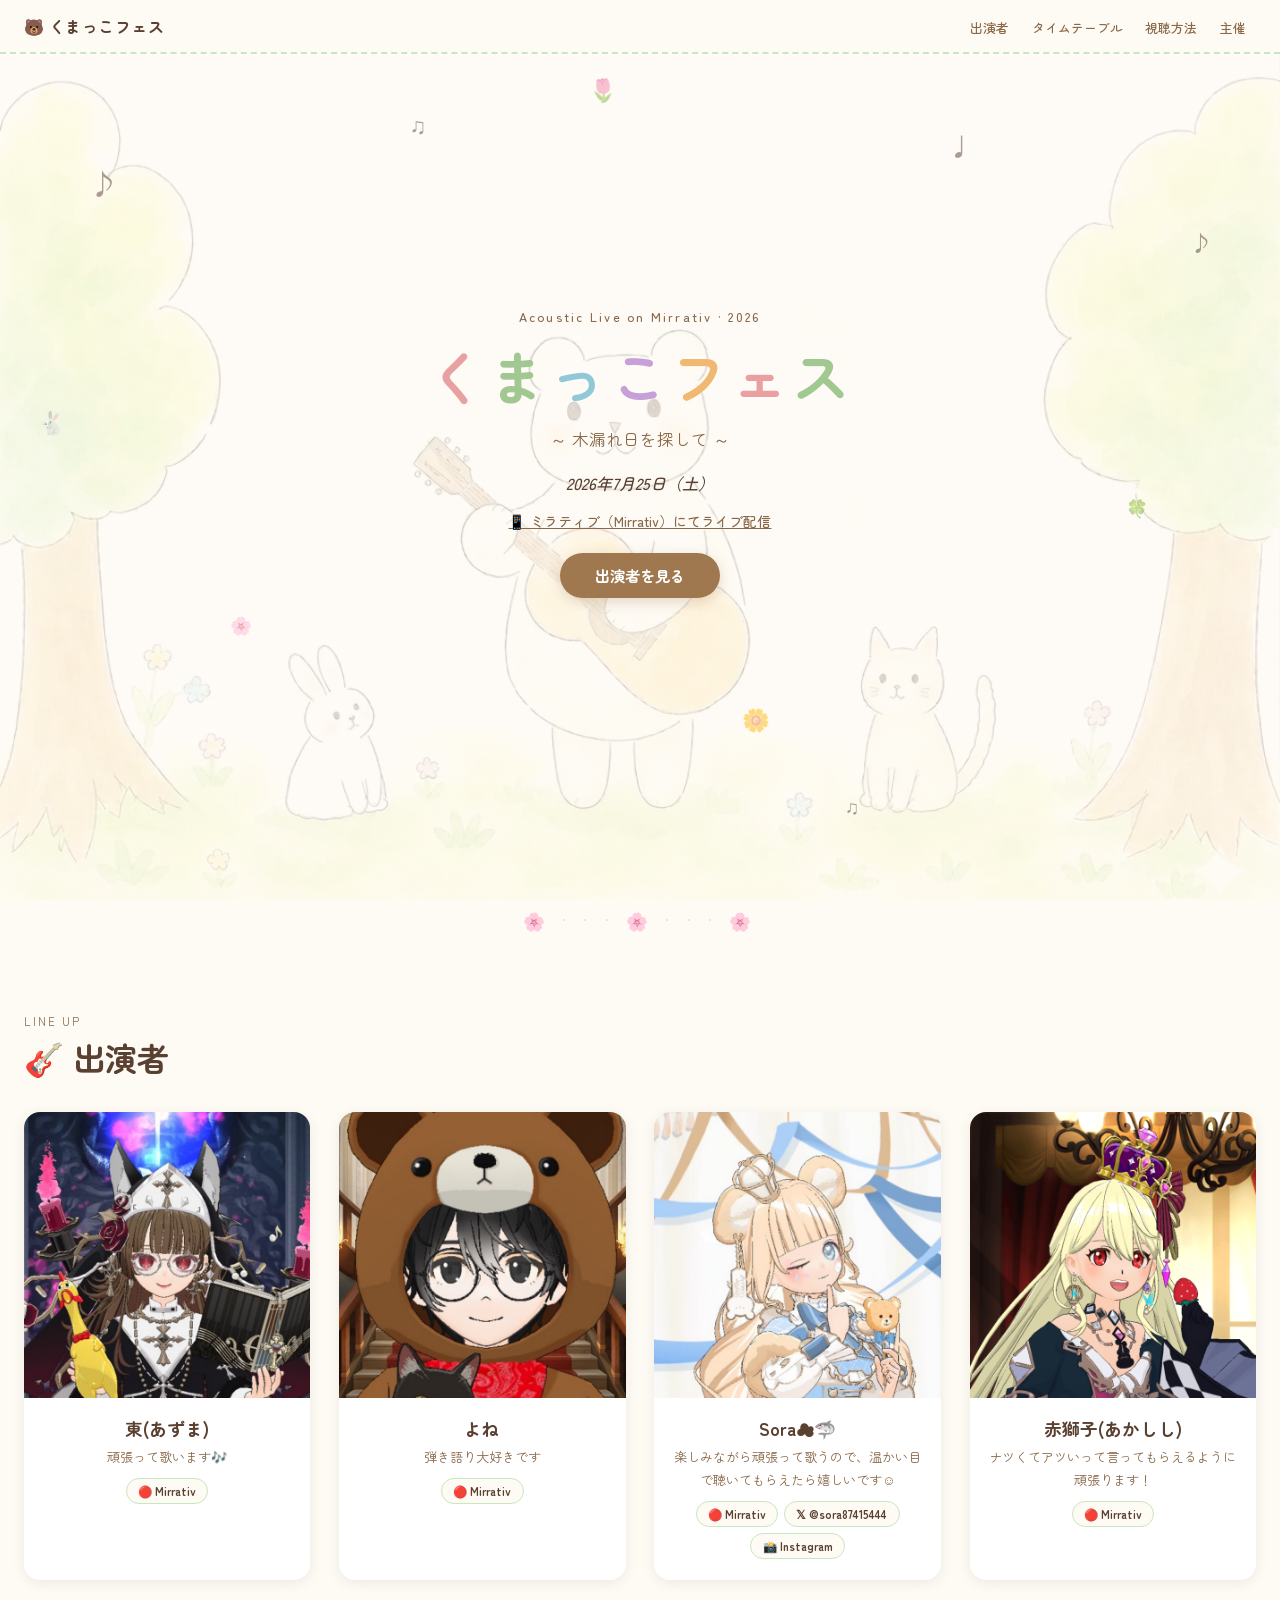
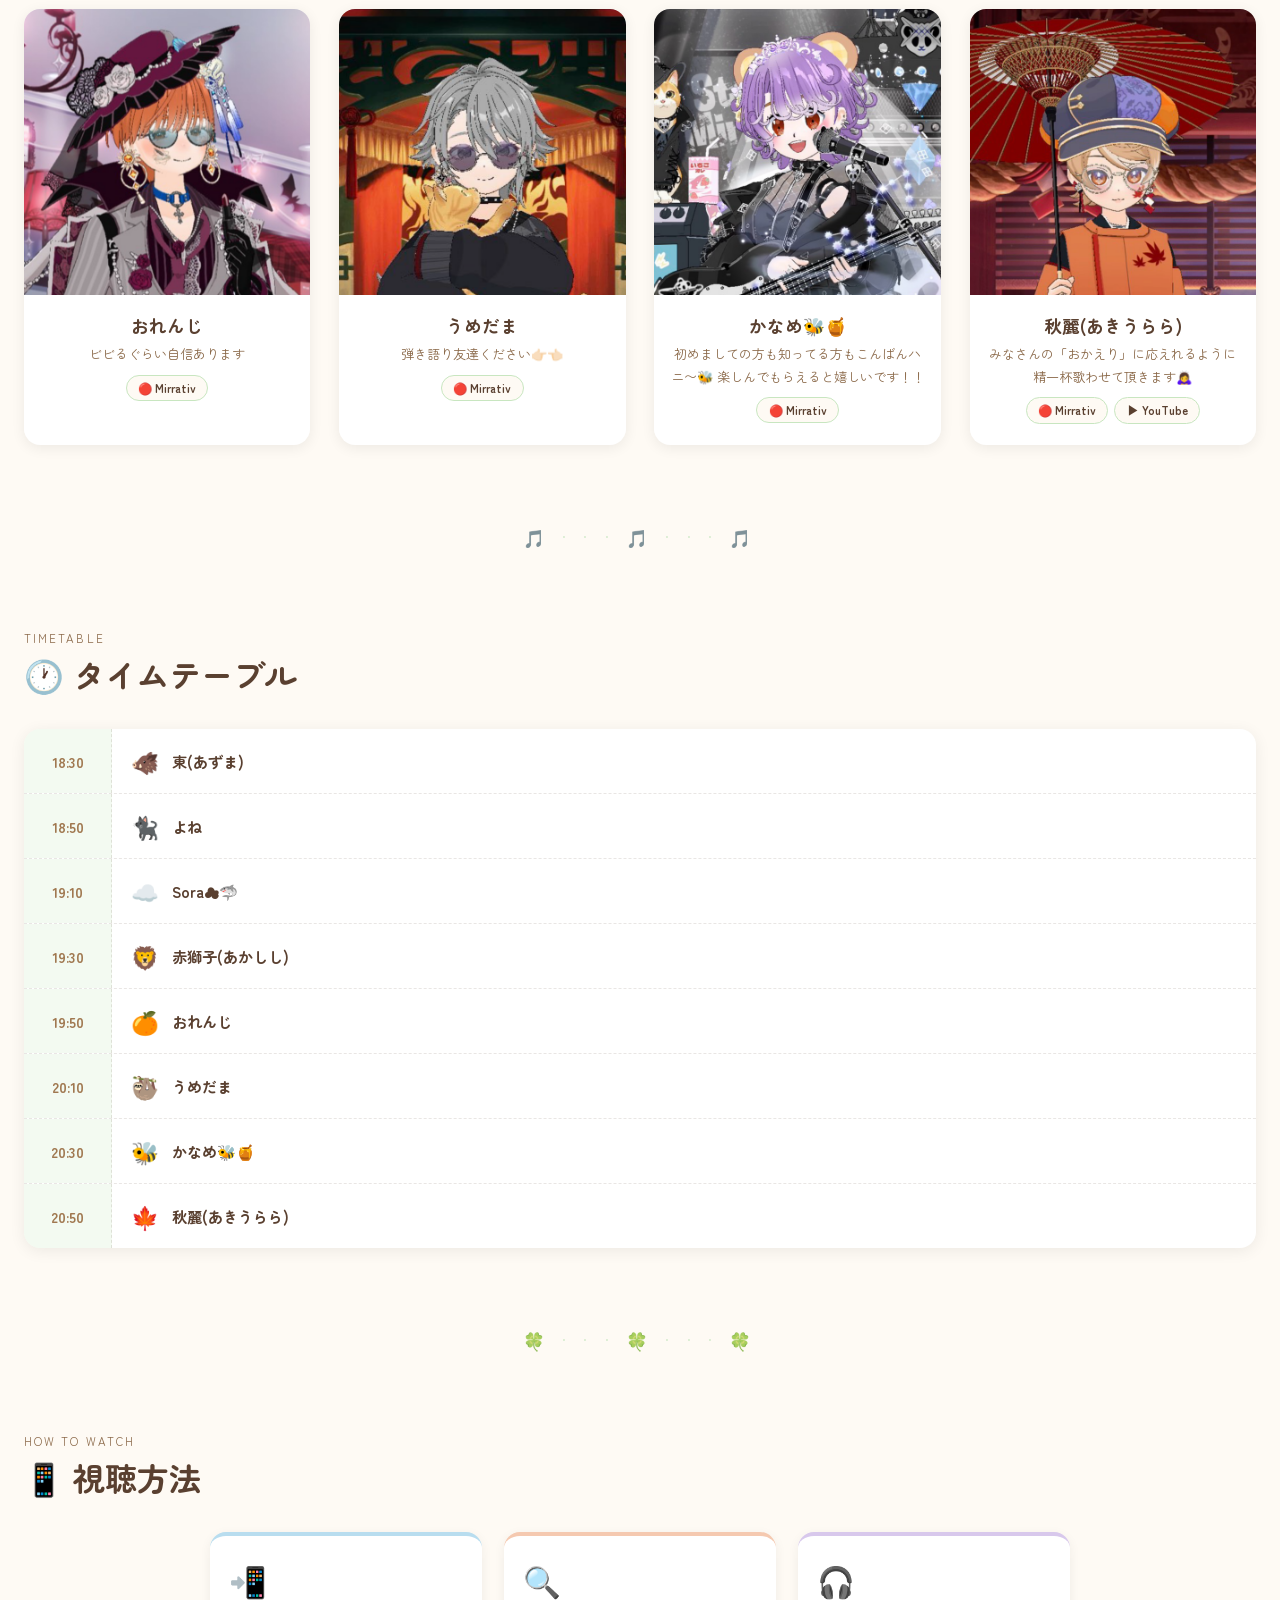
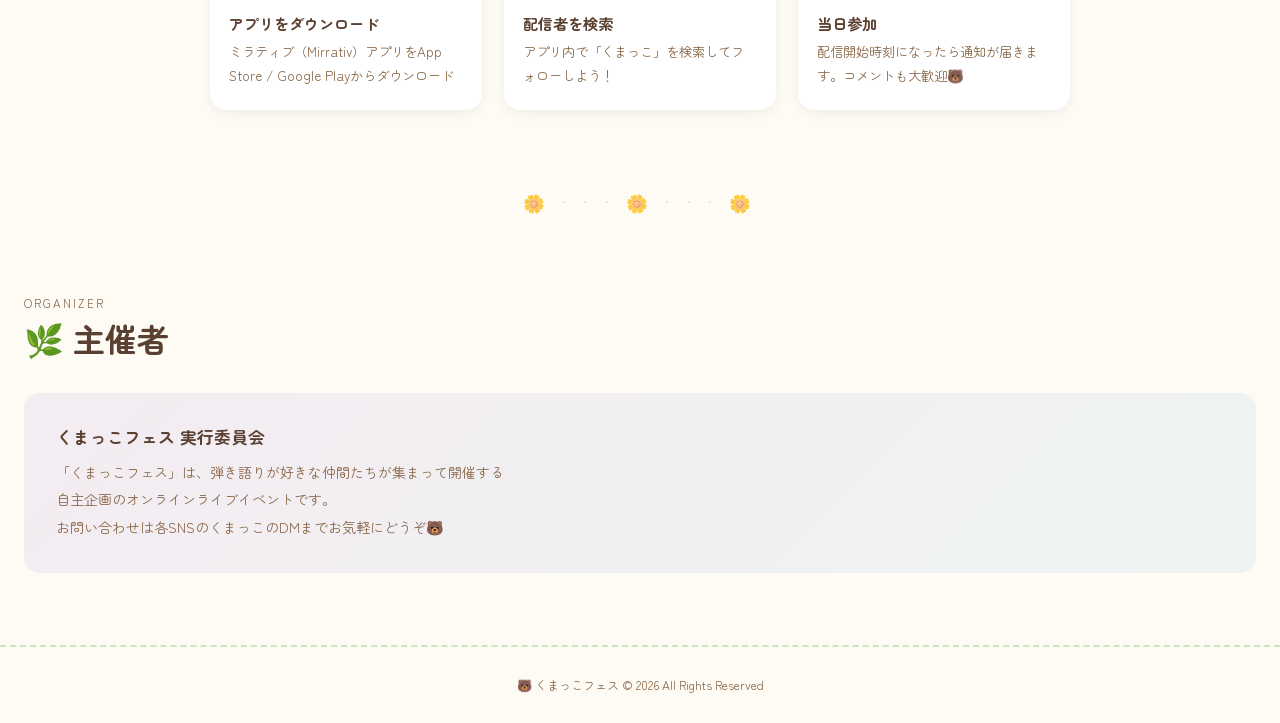
<file: index.html>
<!DOCTYPE html>
<html lang="ja">
<head>
  <meta charset="UTF-8">
  <meta name="viewport" content="width=device-width, initial-scale=1.0">
  <title>くまっこフェス</title>
  <meta name="description" content="2026年7月25日（土）開催!アコースティックギター弾き語りのオンラインライブイベント「くまっこフェス」。ミラティブにて18:30より配信。東・よね・Sora・赤獅子・おれんじ・うめだま・かなめ・秋麗が出演。">
  <meta name="keywords" content="くまっこフェス,くまっこ,弾き語り,アコースティック,ミラティブ,Mirrativ,オンラインライブ,2026">

  <!-- OGP（SNSでシェアしたときのカード表示） -->
  <meta property="og:title" content="くまっこフェス">
  <meta property="og:description" content="2026年7月25日（土）18:30〜 ミラティブにてアコースティック弾き語りライブ配信イベント開催！">
  <meta property="og:type" content="website">
  <meta property="og:image" content="image/image1.png">
  <meta name="twitter:card" content="summary_large_image">
  <meta name="twitter:title" content="くまっこフェス">
  <meta name="twitter:description" content="2026年7月25日（土）18:30〜 ミラティブにてアコースティック弾き語りライブ配信イベント開催！">
  <meta name="twitter:image" content="image/image1.png">

  <link rel="icon" href="data:image/svg+xml,<svg xmlns='http://www.w3.org/2000/svg' viewBox='0 0 100 100'><text y='.9em' font-size='90'>🐻</text></svg>">
  <link rel="preconnect" href="https://fonts.googleapis.com">
  <link href="https://fonts.googleapis.com/css2?family=Zen+Maru+Gothic:wght@400;500;700&display=swap" rel="stylesheet">
  <link rel="stylesheet" href="style.css">
</head>
<body>

<nav>
  <div class="nav-logo">🐻 くまっこフェス</div>
  <button class="nav-hamburger" id="navToggle" aria-label="メニューを開く" aria-expanded="false">
    <span></span><span></span><span></span>
  </button>
  <ul class="nav-links" id="navLinks">
    <li><a href="#artists" class="nav-close">出演者</a></li>
    <li><a href="#timetable" class="nav-close">タイムテーブル</a></li>
    <li><a href="#access" class="nav-close">視聴方法</a></li>
    <li><a href="#organizer" class="nav-close">主催</a></li>
  </ul>
</nav>
<script>
  const toggle = document.getElementById('navToggle');
  const links  = document.getElementById('navLinks');
  toggle.addEventListener('click', () => {
    const open = links.classList.toggle('open');
    toggle.classList.toggle('open', open);
    toggle.setAttribute('aria-expanded', open);
  });
  document.querySelectorAll('.nav-close').forEach(a => {
    a.addEventListener('click', () => {
      links.classList.remove('open');
      toggle.classList.remove('open');
      toggle.setAttribute('aria-expanded', false);
    });
  });
</script>

<div class="hero">
  <div class="hero-floaties">
    <span class="floaty">♪</span><span class="floaty">🌸</span>
    <span class="floaty">♫</span><span class="floaty">🌼</span>
    <span class="floaty">♩</span><span class="floaty">🍀</span>
    <span class="floaty">♪</span><span class="floaty">🌷</span>
    <span class="floaty">♫</span><span class="floaty">🐇</span>
  </div>
  <div class="hero-inner">
    <span class="hero-eyebrow">Acoustic Live on Mirrativ · 2026</span>

    <h1 class="hero-title">
      <span class="c1">く</span><span class="c2">ま</span><span class="c3">っ</span><span class="c4">こ</span><span class="c5">フ</span><span class="c6">ェ</span><span class="c7">ス</span>
    </h1>

    <p class="hero-desc">～ 木漏れ日を探して ～</p>

    <p class="hero-date"><em>2026年7月25日（土）</em></p>

    <a href="https://mirrativ.com" target="_blank" rel="noopener" class="hero-platform">📱 ミラティブ（Mirrativ）にてライブ配信</a>

    <a href="#artists" class="hero-cta">出演者を見る</a>
  </div>
</div>

<div class="divider">🌸 · · · 🌸 · · · 🌸</div>

<section class="section" id="artists">
  <span class="section-label">Line Up</span>
  <h2 class="section-title">🎸 出演者</h2>
  <div class="artists-grid">

    <div class="artist-card">
      <img src="image/image3.png" alt="東">
      <div class="artist-card-body">
        <h3>東(あずま)</h3>
        <p>頑張って歌います🎶</p>
        <div class="artist-sns">
          <a href="https://mirrativ.com/user/102219431" target="_blank" rel="noopener" class="artist-sns-btn">🔴 Mirrativ</a>
        </div>
      </div>
    </div>

    <div class="artist-card">
      <img src="image/image4.png" alt="よね">
      <div class="artist-card-body">
        <h3>よね</h3>
        <p>弾き語り大好きです</p>
        <div class="artist-sns">
          <a href="https://mirrativ.com/user/101156910" target="_blank" rel="noopener" class="artist-sns-btn">🔴 Mirrativ</a>
        </div>
      </div>
    </div>

    <div class="artist-card">
      <img src="image/image5.png" alt="Sora">
      <div class="artist-card-body">
        <h3>Sora☁🦈</h3>
        <p>楽しみながら頑張って歌うので、温かい目で聴いてもらえたら嬉しいです☺️</p>
        <div class="artist-sns">
          <a href="https://mirrativ.com/user/8584113" target="_blank" rel="noopener" class="artist-sns-btn">🔴 Mirrativ</a>
          <a href="https://x.com/sora87415444?s=11&t=yZ4ReIHykWUh_qKAVTOBlQ" target="_blank" rel="noopener" class="artist-sns-btn">𝕏 @sora87415444</a>
          <a href="https://www.instagram.com/sora__guitar?igsh=NDF0MnJ6eXdzMDRj&utm_source=qr" target="_blank" rel="noopener" class="artist-sns-btn">📸 Instagram</a>
        </div>
      </div>
    </div>

    <div class="artist-card">
      <img src="image/image6.png" alt="赤獅子">
      <div class="artist-card-body">
        <h3>赤獅子(あかしし)</h3>
        <p>ナツくてアツいって言ってもらえるように頑張ります！</p>
        <div class="artist-sns">
          <a href="https://mirrativ.com/user/101083496" target="_blank" rel="noopener" class="artist-sns-btn">🔴 Mirrativ</a>
        </div>
      </div>
    </div>

    <div class="artist-card">
      <img src="image/image7.png" alt="おれんじ">
      <div class="artist-card-body">
        <h3>おれんじ</h3>
        <p>ビビるぐらい自信あります</p>
        <div class="artist-sns">
          <a href="https://mirrativ.com/user/152184566" target="_blank" rel="noopener" class="artist-sns-btn">🔴 Mirrativ</a>
        </div>
      </div>
    </div>

    <div class="artist-card">
      <img src="image/image8.png" alt="うめだま">
      <div class="artist-card-body">
        <h3>うめだま</h3>
        <p>弾き語り友達ください👉🏻👈🏻</p>
        <div class="artist-sns">
          <a href="https://mirrativ.com/user/136022039" target="_blank" rel="noopener" class="artist-sns-btn">🔴 Mirrativ</a>
        </div>
      </div>
    </div>

    <div class="artist-card">
      <img src="image/image9.png" alt="かなめ">
      <div class="artist-card-body">
        <h3>かなめ🐝🍯</h3>
        <p>初めましての方も知ってる方もこんばんハニ〜🐝 楽しんでもらえると嬉しいです！！</p>
        <div class="artist-sns">
          <a href="https://mirrativ.com/user/1976051" target="_blank" rel="noopener" class="artist-sns-btn">🔴 Mirrativ</a>
        </div>
      </div>
    </div>

    <div class="artist-card">
      <img src="image/image10.png" alt="秋麗">
      <div class="artist-card-body">
        <h3>秋麗(あきうらら)</h3>
        <p>みなさんの「おかえり」に応えれるように 精一杯歌わせて頂きます🙇‍♀️</p>
        <div class="artist-sns">
          <a href="https://mirrativ.com/user/105536113" target="_blank" rel="noopener" class="artist-sns-btn">🔴 Mirrativ</a>
          <a href="https://youtube.com/@akiulara_ssw?si=vYc-ff33bAd-PZQn" target="_blank" rel="noopener" class="artist-sns-btn">▶ YouTube</a>
        </div>
      </div>
    </div>

  </div>
</section>

<div class="divider">🎵 · · · 🎵 · · · 🎵</div>

<section class="section" id="timetable">
  <span class="section-label">Timetable</span>
  <h2 class="section-title">🕐 タイムテーブル</h2>
  <div class="timetable">
    <div class="tt-row">
      <div class="tt-time">18:30</div>
      <div class="tt-body">
        <span class="tt-icon">🐗</span>
        <div><div class="tt-name">東(あずま)</div></div>
      </div>
    </div>
    <div class="tt-row">
      <div class="tt-time">18:50</div>
      <div class="tt-body">
        <span class="tt-icon">🐈‍⬛</span>
        <div><div class="tt-name">よね</div></div>
      </div>
    </div>
    <div class="tt-row">
      <div class="tt-time">19:10</div>
      <div class="tt-body">
        <span class="tt-icon">☁️</span>
        <div><div class="tt-name">Sora☁🦈</div></div>
      </div>
    </div>
    <div class="tt-row">
      <div class="tt-time">19:30</div>
      <div class="tt-body">
        <span class="tt-icon">🦁</span>
        <div><div class="tt-name">赤獅子(あかしし)</div></div>
      </div>
    </div>
    <div class="tt-row">
      <div class="tt-time">19:50</div>
      <div class="tt-body">
        <span class="tt-icon">🍊</span>
        <div><div class="tt-name">おれんじ</div></div>
      </div>
    </div>
    <div class="tt-row">
      <div class="tt-time">20:10</div>
      <div class="tt-body">
        <span class="tt-icon">🦥</span>
        <div><div class="tt-name">うめだま</div></div>
      </div>
    </div>
    <div class="tt-row">
      <div class="tt-time">20:30</div>
      <div class="tt-body">
        <span class="tt-icon">🐝</span>
        <div><div class="tt-name">かなめ🐝🍯</div></div>
      </div>
    </div>
    <div class="tt-row">
      <div class="tt-time">20:50</div>
      <div class="tt-body">
        <span class="tt-icon">🍁</span>
        <div><div class="tt-name">秋麗(あきうらら)</div></div>
      </div>
    </div>
  </div>
</section>

<div class="divider">🍀 · · · 🍀 · · · 🍀</div>

<section class="section" id="access">
  <span class="section-label">How to Watch</span>
  <h2 class="section-title">📱 視聴方法</h2>
  <div class="access-steps">
    <div class="access-step">
      <div class="icon">📲</div>
      <h3>アプリをダウンロード</h3>
      <p>ミラティブ（Mirrativ）アプリをApp Store / Google Playからダウンロード</p>
    </div>
    <div class="access-step">
      <div class="icon">🔍</div>
      <h3>配信者を検索</h3>
      <p>アプリ内で「くまっこ」を検索してフォローしよう！</p>
    </div>
    <div class="access-step">
      <div class="icon">🎧</div>
      <h3>当日参加</h3>
      <p>配信開始時刻になったら通知が届きます。コメントも大歓迎🐻</p>
    </div>
  </div>
</section>

<div class="divider">🌼 · · · 🌼 · · · 🌼</div>

<section class="section" id="organizer">
  <span class="section-label">Organizer</span>
  <h2 class="section-title">🌿 主催者</h2>
  <div class="organizer-box">
    <h3>くまっこフェス 実行委員会</h3>
    <p>
      「くまっこフェス」は、弾き語りが好きな仲間たちが集まって開催する<br>
      自主企画のオンラインライブイベントです。<br>
      お問い合わせは各SNSのくまっこのDMまでお気軽にどうぞ🐻
    </p>
  </div>
</section>

<footer>
  <p>🐻 くまっこフェス &copy; 2026 All Rights Reserved</p>
</footer>

<!-- くまっこ フッターマスコット -->
<div class="mascot-popup" id="mascotPopup" aria-hidden="true">
  <img src="image/image2.png" alt="くまっこ" class="mascot-img">
</div>

<script>
(function() {
  const mascot = document.getElementById('mascotPopup');
  let shown = false;

  function checkBottom() {
    const scrollBottom = window.scrollY + window.innerHeight;
    const pageHeight   = document.documentElement.scrollHeight;
    if (!shown && scrollBottom >= pageHeight - 80) {
      shown = true;
      mascot.classList.add('visible');
    } else if (shown && scrollBottom < pageHeight - 200) {
      shown = false;
      mascot.classList.remove('visible');
    }
  }

  window.addEventListener('scroll', checkBottom, { passive: true });
})();
</script>

</body>
</html>
</file>
<file: style.css>
*, *::before, *::after { box-sizing: border-box; margin: 0; padding: 0; }
html { scroll-behavior: smooth; }

:root {
  --cream:    #FEFAF4;
  --green:    #C8E6C0;
  --peach:    #F5C9B0;
  --sky:      #B8DDEF;
  --lavender: #D8C8EC;
  --brown:    #A07850;
  --text:     #5A4030;
  --sub:      #8A6848;
  --white:    #ffffff;
  --r:        16px;
}

body {
  font-family: 'Zen Maru Gothic', sans-serif;
  background: var(--cream);
  color: var(--text);
  overflow-x: hidden;
}

/* NAV */
nav {
  position: fixed;
  top: 0; left: 0; right: 0;
  z-index: 100;
  background: rgba(254,250,244,0.93);
  backdrop-filter: blur(10px);
  -webkit-backdrop-filter: blur(10px);
  border-bottom: 2px dashed var(--green);
  padding: 0 1.5rem;
  height: 54px;
  display: flex;
  align-items: center;
  justify-content: space-between;
}
.nav-logo { font-weight: 700; font-size: 1rem; letter-spacing: 0.03em; }
.nav-links { display: flex; list-style: none; gap: 0.1rem; }
.nav-links a {
  text-decoration: none;
  color: var(--sub);
  font-size: 0.8rem;
  font-weight: 500;
  padding: 0.3rem 0.65rem;
  border-radius: 20px;
  transition: background 0.18s, color 0.18s;
}
.nav-links a:hover { background: var(--green); color: var(--text); }

/* HERO */
.hero {
  min-height: 100svh;
  padding-top: 54px;
  display: flex;
  flex-direction: column;
  align-items: center;
  justify-content: center;
  text-align: center;
  padding-inline: 1.5rem;
  padding-bottom: 3rem;
  position: relative;
  overflow: hidden;
  background-image: 
    linear-gradient(rgba(254, 250, 244, 0.7), rgba(254, 250, 244, 0.7)), 
    url('image/image1.png');
  background-size: cover;
  background-position: center;
  background-repeat: no-repeat;
}

.hero-floaties { position: absolute; inset: 0; pointer-events: none; overflow: hidden; }
.floaty { position: absolute; font-size: 1.4rem; opacity: 0.5; animation: float 9s ease-in-out infinite; }
.floaty:nth-child(1)  { left:  7%; top: 18%; animation-delay:0s;   font-size:1.8rem; }
.floaty:nth-child(2)  { left: 18%; top: 68%; animation-delay:1.3s; font-size:1.1rem; }
.floaty:nth-child(3)  { left: 32%; top: 12%; animation-delay:2.6s; }
.floaty:nth-child(4)  { left: 58%; top: 78%; animation-delay:0.8s; }
.floaty:nth-child(5)  { left: 74%; top: 14%; animation-delay:2.0s; font-size:1.6rem; }
.floaty:nth-child(6)  { left: 88%; top: 55%; animation-delay:3.2s; font-size:1.1rem; }
.floaty:nth-child(7)  { left: 93%; top: 25%; animation-delay:0.5s; }
.floaty:nth-child(8)  { left: 46%; top:  8%; animation-delay:1.8s; }
.floaty:nth-child(9)  { left: 66%; top: 88%; animation-delay:1.0s; font-size:1.2rem; }
.floaty:nth-child(10) { left:  3%; top: 45%; animation-delay:3.8s; }
@keyframes float {
  0%,100% { transform: translateY(0) rotate(-3deg); }
  40%      { transform: translateY(-16px) rotate(4deg); }
  70%      { transform: translateY(-7px) rotate(-2deg); }
}

.hero-inner {
  position: relative; z-index: 1;
  display: flex; flex-direction: column;
  align-items: center; gap: 1rem;
}
.hero-kv { display: none; }
.hero-eyebrow {
  font-size: 0.78rem; letter-spacing: 0.18em;
  color: var(--sub); font-weight: 500;
}
.hero-title {
  font-size: clamp(2.2rem, 9vw, 3.6rem);
  font-weight: 700; letter-spacing: 0.05em; line-height: 1.15;
}
.hero-title .c1 { color: #E8A0A0; }
.hero-title .c2 { color: #A0C890; }
.hero-title .c3 { color: #90C8D8; }
.hero-title .c4 { color: #C8A0D8; }
.hero-title .c5 { color: #F0B870; }
.hero-title .c6 { color: #E8A0A0; }
.hero-title .c7 { color: #A0C890; }
.hero-desc { font-size: clamp(0.88rem, 2.5vw, 1.05rem); color: var(--sub); line-height: 1.8; }
.hero-date { font-style: italic; font-size: 1rem; color: var(--text); font-weight: 500; }
.hero-platform {
  display: inline-flex; align-items: center; gap: 0.4rem;
  font-size: 0.88rem; font-weight: 500; color: var(--sub);
}
.hero-cta {
  display: inline-block; margin-top: 0.4rem;
  padding: 0.72rem 2.2rem;
  background: var(--brown); color: #fff;
  font-family: inherit; font-size: 0.95rem; font-weight: 700;
  border-radius: 30px; text-decoration: none;
  box-shadow: 0 4px 14px rgba(160,120,80,0.28);
  transition: transform 0.18s, box-shadow 0.18s;
}
.hero-cta:hover { transform: translateY(-3px); box-shadow: 0 8px 22px rgba(160,120,80,0.35); }

/* SECTION 共通 */
.section { padding: 4.5rem 1.5rem; max-width: 1280px; margin-inline: auto; }
.section-label {
  display: block; font-size: 0.72rem; letter-spacing: 0.18em;
  text-transform: uppercase; color: var(--sub); margin-bottom: 0.3rem;
}
.section-title { font-size: clamp(1.4rem, 5vw, 2rem); font-weight: 700; margin-bottom: 2rem; }
.divider { text-align: center; letter-spacing: 0.35em; color: var(--green); font-size: 1.1rem; padding: 0.5rem 0; opacity: 0.75; }

/* ARTISTS */
.artists-grid {
  display: grid;
  grid-template-columns: repeat(auto-fill, minmax(240px, 1fr));
  gap: 1.8rem;
}
@media (min-width: 900px) {
  .artists-grid { grid-template-columns: repeat(4, 1fr); }
}
.artist-card {
  background: var(--white); border-radius: var(--r);
  overflow: hidden; box-shadow: 0 3px 14px rgba(0,0,0,0.07);
  text-align: center;
  transition: transform 0.18s, box-shadow 0.18s;
}
.artist-card:hover { transform: translateY(-5px); box-shadow: 0 8px 24px rgba(0,0,0,0.1); }
.artist-card img {
  width: 100%; aspect-ratio: 1/1; object-fit: cover;
  display: block;
  background: linear-gradient(135deg, var(--peach), var(--lavender));
}
.artist-card-body { padding: 1.1rem 1rem 1.3rem; }
.artist-card-body h3 { font-size: 1.1rem; font-weight: 700; margin-bottom: 0.35rem; }
.artist-card-body p { font-size: 0.82rem; color: var(--sub); line-height: 1.7; }
.artist-sns { display: flex; flex-wrap: wrap; gap: 0.4rem; justify-content: center; margin-top: 0.6rem; }
.artist-sns-btn {
  display: inline-block;
  font-size: 0.72rem; font-weight: 700; font-family: inherit;
  padding: 0.25rem 0.7rem;
  border-radius: 20px;
  background: var(--cream);
  border: 1.5px solid var(--green);
  color: var(--text);
  text-decoration: none;
  transition: background 0.18s, color 0.18s;
}
.artist-sns-btn:hover { background: var(--green); color: var(--text); }

/* TIMETABLE */
.timetable { background: var(--white); border-radius: var(--r); overflow: hidden; box-shadow: 0 3px 16px rgba(0,0,0,0.07); }
.tt-row {
  display: grid; grid-template-columns: 88px 1fr;
  border-bottom: 1px dashed rgba(90,64,48,0.13);
}
.tt-row:last-child { border-bottom: none; }
.tt-time {
  padding: 1rem 0.6rem; font-size: 0.9rem; font-weight: 700; color: var(--brown);
  background: rgba(200,230,192,0.22);
  display: flex; align-items: center; justify-content: center; text-align: center;
  border-right: 1px dashed rgba(90,64,48,0.13);
}
.tt-body { padding: 1rem 1.2rem; display: flex; align-items: center; gap: 0.8rem; }
.tt-icon { font-size: 1.4rem; flex-shrink: 0; }
.tt-name { font-size: 0.95rem; font-weight: 700; }
.tt-note { font-size: 0.78rem; color: var(--sub); margin-top: 0.1rem; }

/* ACCESS */
.access-steps {
  display: grid;
  grid-template-columns: repeat(3, 1fr);
  gap: 1.4rem;
  max-width: 860px;
  margin-inline: auto;
}
.access-step {
  background: var(--white); border-radius: var(--r);
  padding: 1.4rem 1.2rem; box-shadow: 0 3px 12px rgba(0,0,0,0.06);
  border-top: 4px solid var(--sky);
}
.access-step:nth-child(2) { border-top-color: var(--peach); }
.access-step:nth-child(3) { border-top-color: var(--lavender); }
.access-step .icon { font-size: 1.9rem; margin-bottom: 0.6rem; }
.access-step h3 { font-size: 0.95rem; font-weight: 700; margin-bottom: 0.4rem; }
.access-step p { font-size: 0.84rem; color: var(--sub); line-height: 1.75; }

/* ORGANIZER */
.organizer-box {
  background: linear-gradient(135deg, rgba(216,200,236,0.28), rgba(184,221,239,0.22));
  border-radius: var(--r); padding: 2rem;
}
.organizer-box h3 { font-size: 1.05rem; font-weight: 700; margin-bottom: 0.6rem; }
.organizer-box p { font-size: 0.88rem; color: var(--sub); line-height: 1.95; }

/* FOOTER */
footer { text-align: center; padding: 1.8rem 1rem; font-size: 0.76rem; color: var(--sub); border-top: 2px dashed var(--green); }

/* FOOTER MASCOT POPUP */
.mascot-popup {
  position: fixed;
  bottom: -20px;
  right: -10px;
  z-index: 200;
  pointer-events: none;
  transform: translate(60px, 80px) rotate(18deg);
  opacity: 0;
  transition:
    transform 0.55s cubic-bezier(0.34, 1.56, 0.64, 1),
    opacity   0.35s ease;
}
.mascot-popup.visible {
  transform: translate(0, 0) rotate(-6deg);
  opacity: 1;
}
.mascot-img {
  width: 300px;
  height: auto;
  display: block;
  filter: drop-shadow(0 6px 18px rgba(0,0,0,0.18));
}

/* HAMBURGER BUTTON */
.nav-hamburger {
  display: none;
  flex-direction: column;
  justify-content: center;
  gap: 5px;
  width: 40px; height: 40px;
  background: none; border: none;
  cursor: pointer; padding: 6px;
  border-radius: 8px;
  transition: background 0.18s;
  flex-shrink: 0;
}
.nav-hamburger:hover { background: var(--green); }
.nav-hamburger span {
  display: block; height: 2.5px;
  background: var(--text); border-radius: 2px;
  transition: transform 0.25s, opacity 0.25s;
  transform-origin: center;
}
.nav-hamburger.open span:nth-child(1) { transform: translateY(7.5px) rotate(45deg); }
.nav-hamburger.open span:nth-child(2) { opacity: 0; transform: scaleX(0); }
.nav-hamburger.open span:nth-child(3) { transform: translateY(-7.5px) rotate(-45deg); }

/* RESPONSIVE */
@media (max-width: 640px) {
  .nav-hamburger { display: flex; }

  .nav-links {
    display: none;
    position: fixed;
    top: 54px; left: 0; right: 0;
    background: rgba(254,250,244,0.97);
    backdrop-filter: blur(12px);
    -webkit-backdrop-filter: blur(12px);
    border-bottom: 2px dashed var(--green);
    flex-direction: column;
    gap: 0;
    padding: 0.5rem 0 1rem;
    list-style: none;
    box-shadow: 0 8px 24px rgba(0,0,0,0.08);
    z-index: 99;
  }
  .nav-links.open { display: flex; }
  .nav-links li { width: 100%; }
  .nav-links a {
    display: block;
    font-size: 1rem;
    padding: 0.85rem 1.5rem;
    border-radius: 0;
    text-align: left;
    border-bottom: 1px solid rgba(200,230,192,0.5);
  }
  .nav-links li:last-child a { border-bottom: none; }

  .section { padding: 3rem 1rem; }
  .tt-row { grid-template-columns: 70px 1fr; }
  .access-steps { grid-template-columns: 1fr; max-width: 100%; }
  .mascot-img { width: 250px; }
}

@media (prefers-reduced-motion: reduce) { .floaty { animation: none; } }
</file>
